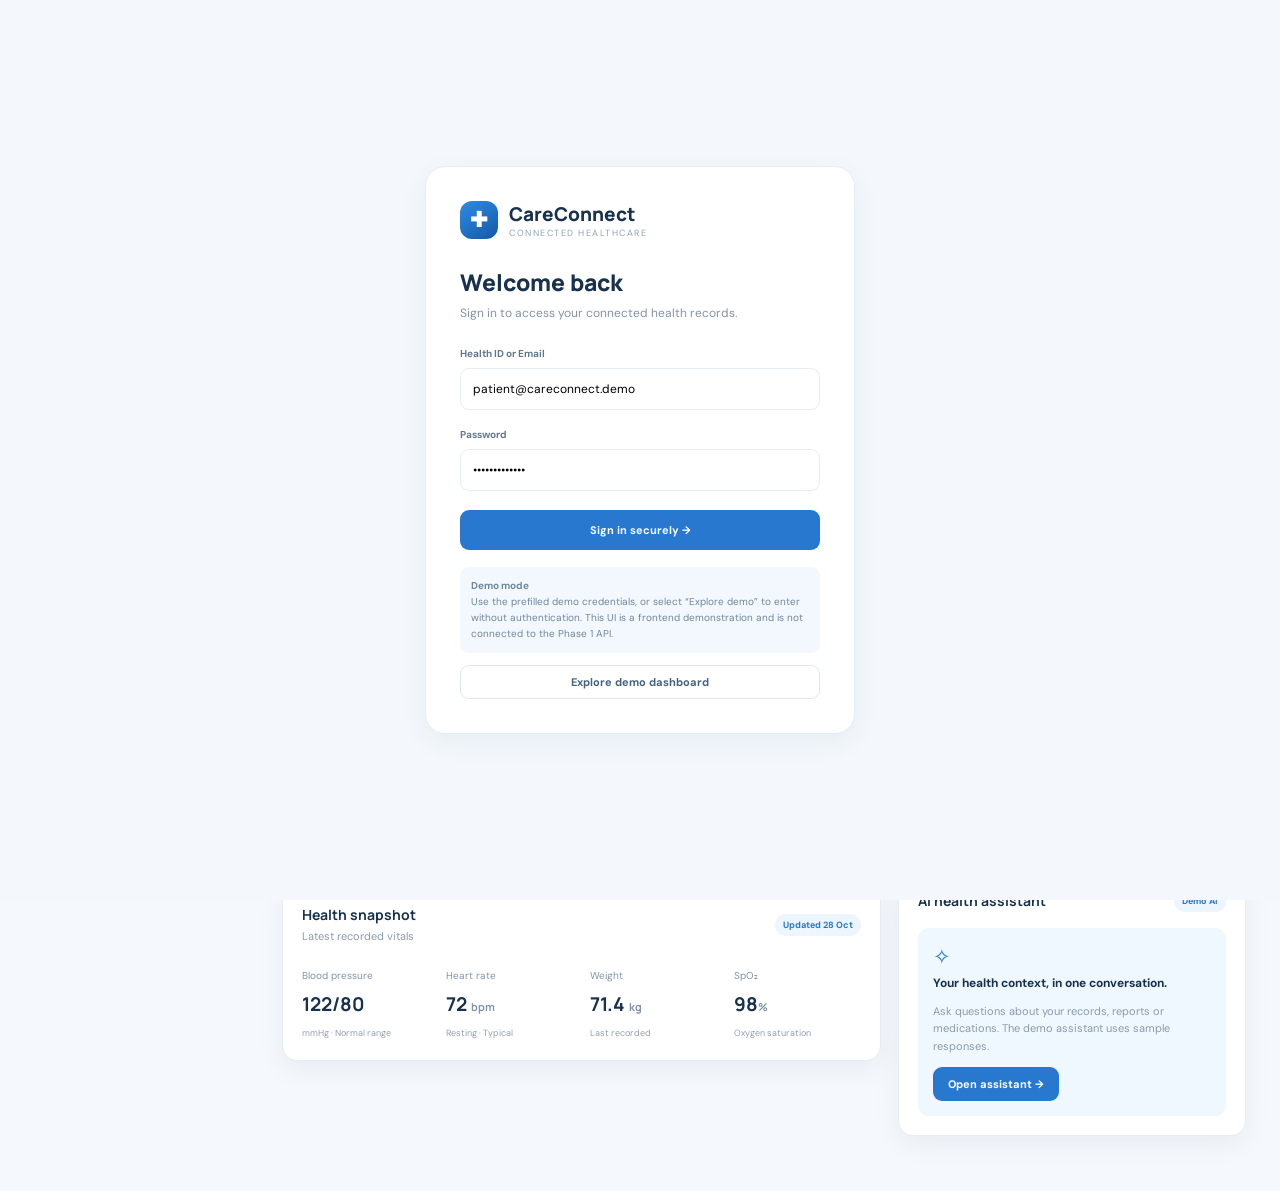
<file: CareConnect_Prototype.html>
<!doctype html>
<html lang="en">
<head>
<meta charset="utf-8"><meta name="viewport" content="width=device-width,initial-scale=1"><title>CareConnect — Connected Healthcare</title>
<style>
@import url('https://fonts.googleapis.com/css2?family=DM+Sans:wght@400;500;600;700&family=Manrope:wght@400;500;600;700;800&display=swap');
:root{--navy:#12345b;--blue:#2878d0;--cyan:#eaf5ff;--ink:#18324d;--muted:#71839a;--line:#e6edf4;--bg:#f5f8fc;--green:#15966a;--shadow:0 8px 28px rgba(24,57,92,.06)}*{box-sizing:border-box}body{margin:0;background:var(--bg);color:var(--ink);font-family:'DM Sans',sans-serif}button,input,select,textarea{font:inherit}button{cursor:pointer}.app{display:flex;min-height:100vh}.sidebar{width:248px;background:#fff;border-right:1px solid var(--line);padding:26px 16px;position:fixed;inset:0 auto 0 0;z-index:4;display:flex;flex-direction:column}.brand{display:flex;align-items:center;gap:11px;padding:0 12px 30px}.logo{width:38px;height:38px;background:linear-gradient(145deg,#2d8de5,#1657a5);border-radius:12px;color:white;display:grid;place-items:center;font-size:21px;font-weight:800}.brand b{font:800 18px Manrope;color:#173b61;letter-spacing:-.5px}.brand small{display:block;font-size:10px;color:#8ba0b7;letter-spacing:1.6px;margin-top:2px}.nav-label{font-size:10px;font-weight:700;letter-spacing:1.5px;color:#9aabba;padding:12px 13px 8px}.nav{display:grid;gap:5px}.nav button{border:0;background:transparent;color:#6c8095;text-align:left;padding:11px 13px;border-radius:10px;display:flex;gap:13px;align-items:center;font-size:13px;font-weight:600}.nav button:hover,.nav button.active{background:#edf6ff;color:#1e70c3}.nav .ico{width:19px;text-align:center;font-size:16px}.side-bottom{margin-top:auto}.help{background:#f1f7fd;border-radius:14px;padding:15px;margin:14px 4px}.help b{font-size:12px}.help p{font-size:11px;color:var(--muted);line-height:1.5}.help button{background:#fff;border:1px solid #d9e9f7;color:#2878d0;padding:8px 10px;border-radius:8px;font-size:11px;font-weight:700}.profile-mini{display:flex;align-items:center;gap:10px;padding:18px 8px 0;border-top:1px solid var(--line)}.avatar{width:36px;height:36px;border-radius:50%;background:#d9ebfb;color:#246eb6;display:grid;place-items:center;font-weight:700}.profile-mini b{font-size:12px}.profile-mini small{display:block;color:var(--muted);font-size:10px;margin-top:3px}.main{margin-left:248px;width:calc(100% - 248px)}.topbar{height:76px;background:#fff;border-bottom:1px solid var(--line);display:flex;align-items:center;justify-content:space-between;padding:0 34px;position:sticky;top:0;z-index:3}.crumb{font-size:12px;color:#8a9bad}.crumb b{color:#294967}.top-actions{display:flex;align-items:center;gap:18px}.icon-btn{border:1px solid var(--line);background:#fff;width:36px;height:36px;border-radius:10px;color:#68819a;position:relative}.dot{position:absolute;width:6px;height:6px;background:#e36a67;border-radius:50%;top:7px;right:7px}.content{padding:30px 34px 55px;max-width:1500px;margin:auto}.welcome{display:flex;justify-content:space-between;align-items:flex-start;margin-bottom:24px}.eyebrow{font-size:10px;font-weight:700;letter-spacing:1.5px;color:#3982c8;text-transform:uppercase}.welcome h1{font:800 25px Manrope;margin:7px 0 6px;letter-spacing:-.7px}.welcome p{margin:0;color:var(--muted);font-size:13px}.date{font-size:11px;color:#8193a7;background:white;border:1px solid var(--line);padding:10px 13px;border-radius:9px}.grid{display:grid;gap:17px}.stats{grid-template-columns:repeat(4,minmax(0,1fr));margin-bottom:19px}.card{background:#fff;border:1px solid var(--line);border-radius:15px;padding:19px;box-shadow:var(--shadow)}.stat{display:flex;justify-content:space-between;align-items:flex-start}.stat .symbol{width:37px;height:37px;border-radius:11px;background:#edf6ff;color:#2679c9;display:grid;place-items:center;font-size:17px}.stat small{color:#8192a4;font-size:11px}.stat h2{font:800 25px Manrope;margin:12px 0 4px}.trend{font-size:10px;color:var(--green)}.layout{grid-template-columns:minmax(0,1.55fr) minmax(280px,.9fr);align-items:start}.card-head{display:flex;justify-content:space-between;align-items:center;margin-bottom:16px}.card-head h3{font:700 14px Manrope;margin:0}.sub{font-size:11px;color:#899bad}.link{border:0;background:none;color:#2878d0;font-size:11px;font-weight:700}.health-banner{background:linear-gradient(105deg,#123e6b,#1e73b8);color:white;border:0;display:flex;align-items:center;justify-content:space-between;overflow:hidden;position:relative;margin-bottom:18px}.health-banner:after{content:'✚';position:absolute;font-size:150px;color:#ffffff0c;right:25%;top:-50px}.health-banner h3{font:700 17px Manrope;margin:7px 0}.health-banner p{font-size:11px;color:#d2e6f7;margin:0}.health-id{position:relative;z-index:1;text-align:right}.health-id small{color:#c2dff5;font-size:10px}.health-id b{display:block;font:700 15px Manrope;margin:6px 0}.health-id button{border:1px solid #ffffff55;background:#ffffff15;color:white;border-radius:7px;padding:6px 9px;font-size:10px}.record-list,.activity-list{display:grid;gap:0}.record-row,.activity-row{display:flex;align-items:center;gap:12px;padding:12px 0;border-bottom:1px solid #eff3f7}.record-row:last-child,.activity-row:last-child{border:0}.file-ico{width:35px;height:35px;border-radius:10px;background:#eff6fd;display:grid;place-items:center;color:#337ec1}.record-row b,.activity-row b{font-size:11px;display:block}.record-row small,.activity-row small{font-size:10px;color:#8a9bad;display:block;margin-top:4px}.tag{margin-left:auto;font-size:9px;font-weight:700;padding:5px 8px;border-radius:20px;background:#eaf7f1;color:#16855f;white-space:nowrap}.tag.blue{background:#edf5ff;color:#2878c7}.appointment{display:flex;gap:12px;padding:13px 0;border-bottom:1px solid #eff3f7}.appointment:last-child{border:0}.cal{width:43px;height:45px;border-radius:10px;background:#edf6ff;text-align:center;padding-top:5px;color:#2878c7}.cal b{font:800 16px Manrope;display:block}.cal small{font-size:9px}.appointment b{font-size:11px}.appointment p{font-size:10px;color:#8597a9;margin:4px 0}.appointment .time{font-size:10px;color:#397ebc;font-weight:700}.vitals{grid-template-columns:repeat(4,1fr);margin-top:18px}.vital small{font-size:10px;color:#8294a6}.vital b{display:block;font:700 19px Manrope;margin:7px 0 3px}.vital span{font-size:9px;color:#91a0ae}.page{display:none}.page.active{display:block}.toolbar{display:flex;gap:10px;align-items:center;margin:17px 0}.search{border:1px solid var(--line);border-radius:9px;background:white;padding:10px 12px;min-width:220px;outline:none;font-size:12px}.primary{border:0;border-radius:9px;background:#2878d0;color:white;padding:10px 15px;font-size:11px;font-weight:700}.secondary{border:1px solid #dce7f1;background:#fff;color:#45627f;border-radius:9px;padding:9px 13px;font-size:11px;font-weight:700}.table{width:100%;border-collapse:collapse;font-size:11px}.table th{text-align:left;color:#91a0ae;font-size:9px;letter-spacing:.7px;text-transform:uppercase;padding:12px 9px;border-bottom:1px solid var(--line)}.table td{padding:14px 9px;border-bottom:1px solid #eff3f7}.table tr:last-child td{border:0}.person{display:flex;align-items:center;gap:9px}.person .avatar{width:30px;height:30px;font-size:10px}.person b{font-size:11px}.muted{color:#8a9bad}.doctor-grid{grid-template-columns:repeat(3,minmax(0,1fr))}.doctor-card{text-align:center}.doctor-pic{width:58px;height:58px;margin:2px auto 10px;border-radius:18px;background:#e6f2fc;color:#2678c7;display:grid;place-items:center;font-size:22px}.doctor-card h4{font-size:12px;margin:0 0 4px}.doctor-card p{font-size:10px;color:#8294a6;margin:0 0 10px}.doctor-card .secondary{margin-top:10px}.assistant{display:grid;grid-template-columns:1fr 280px;gap:17px}.chatbox{height:440px;display:flex;flex-direction:column}.chatmessages{flex:1;overflow:auto;padding:6px 2px}.bubble{max-width:82%;padding:12px 14px;border-radius:12px;background:#f0f6fc;font-size:11px;line-height:1.6;margin:8px 0;color:#49627b}.bubble.me{margin-left:auto;background:#2878d0;color:white}.chatinput{display:flex;gap:8px;border-top:1px solid var(--line);padding-top:13px}.chatinput input{flex:1;min-width:0;border:1px solid var(--line);border-radius:9px;padding:11px;font-size:11px;outline:none}.notice{font-size:10px;color:#8798a9;line-height:1.55;background:#f7f9fb;padding:12px;border-radius:9px;margin-top:14px}.consent-row{display:flex;justify-content:space-between;align-items:center;padding:14px 0;border-bottom:1px solid #eff3f7;font-size:11px}.switch{width:34px;height:19px;border-radius:20px;background:#d8e2eb;position:relative;border:0}.switch:after{content:'';position:absolute;left:3px;top:3px;width:13px;height:13px;background:white;border-radius:50%;transition:.2s}.switch.on{background:#2878d0}.switch.on:after{left:18px}.modal-back{position:fixed;inset:0;background:#0d27435c;z-index:10;display:none;align-items:center;justify-content:center;padding:20px}.modal-back.show{display:flex}.modal{width:min(480px,100%);background:white;border-radius:16px;padding:23px;box-shadow:0 20px 70px #0c294455}.modal h3{font:700 17px Manrope;margin:0 0 6px}.modal p{font-size:11px;color:#8294a6;margin:0 0 18px}.field{display:grid;gap:6px;margin:12px 0}.field label{font-size:10px;color:#637b91;font-weight:700}.field input,.field select,.field textarea{width:100%;border:1px solid var(--line);border-radius:8px;padding:10px;font-size:11px;outline:none}.modal-actions{display:flex;justify-content:flex-end;gap:8px;margin-top:18px}.login{position:fixed;inset:0;background:#f4f8fc;z-index:20;display:flex;align-items:center;justify-content:center;padding:20px}.login-box{width:min(430px,100%);background:white;border:1px solid var(--line);border-radius:20px;padding:34px;box-shadow:var(--shadow)}.login-brand{display:flex;align-items:center;gap:11px;margin-bottom:27px}.login h1{font:800 23px Manrope;margin:0 0 7px}.login p{font-size:12px;color:#8294a6;margin:0 0 20px}.login input{width:100%;padding:12px;border:1px solid var(--line);border-radius:9px;margin:6px 0 12px;font-size:12px}.login label{font-size:10px;color:#60788f;font-weight:700}.login .primary{width:100%;padding:13px;margin-top:7px}.demo-hint{background:#f2f8fd;padding:11px;border-radius:9px;font-size:10px;color:#6f879d;margin-top:17px;line-height:1.6}.mobile-menu{display:none}
@media(max-width:1050px){.stats{grid-template-columns:repeat(2,1fr)}.vitals{grid-template-columns:repeat(2,1fr)}.doctor-grid{grid-template-columns:repeat(2,1fr)}}@media(max-width:760px){.sidebar{transform:translateX(-100%);transition:.2s}.sidebar.open{transform:translateX(0)}.main{margin-left:0;width:100%}.topbar{padding:0 17px;height:65px}.mobile-menu{display:inline-block}.content{padding:22px 16px 40px}.welcome{gap:12px}.welcome h1{font-size:21px}.date{display:none}.layout,.assistant{grid-template-columns:1fr}.doctor-grid{grid-template-columns:1fr 1fr}.toolbar{flex-wrap:wrap}.search{min-width:100%;width:100%}.table-wrap{overflow:auto}.table{min-width:650px}}
</style></head>
<body>
<div class="login" id="login"><div class="login-box"><div class="login-brand"><div class="logo">✚</div><div><b style="font:800 19px Manrope">CareConnect</b><small style="display:block;color:#91a3b5;font-size:9px;letter-spacing:1.5px">CONNECTED HEALTHCARE</small></div></div><h1>Welcome back</h1><p>Sign in to access your connected health records.</p><label>Health ID or Email</label><input id="loginId" value="patient@careconnect.demo" placeholder="Enter Health ID or email"><label>Password</label><input id="loginPass" type="password" value="Demo@12345678" placeholder="Enter password"><button class="primary" onclick="loginNow()">Sign in securely →</button><div class="demo-hint"><b>Demo mode</b><br>Use the prefilled demo credentials, or select “Explore demo” to enter without authentication. This UI is a frontend demonstration and is not connected to the Phase 1 API.</div><button class="secondary" style="width:100%;margin-top:12px" onclick="enterApp()">Explore demo dashboard</button></div></div>
<div class="app"><aside class="sidebar" id="sidebar"><div class="brand"><div class="logo">✚</div><div><b>CareConnect</b><small>CONNECTED HEALTHCARE</small></div></div><div class="nav-label">WORKSPACE</div><nav class="nav"><button class="active" data-page="dashboard"><span class="ico">▦</span> Overview</button><button data-page="records"><span class="ico">▤</span> Medical records</button><button data-page="appointments"><span class="ico">▣</span> Appointments</button><button data-page="doctors"><span class="ico">♙</span> Find a doctor</button><button data-page="assistant"><span class="ico">✧</span> AI health assistant</button></nav><div class="nav-label">ACCOUNT</div><nav class="nav"><button data-page="consent"><span class="ico">♧</span> Access & consent</button><button data-page="profile"><span class="ico">◎</span> My profile</button></nav><div class="side-bottom"><div class="help"><b>Need help?</b><p>Our care team is here to help you navigate your health journey.</p><button onclick="toast('Support centre is a demo feature.')">Visit support centre</button></div><div class="profile-mini"><div class="avatar">AS</div><div><b>Arjun Sharma</b><small>Patient account</small></div></div></div></aside>
<main class="main"><header class="topbar"><div style="display:flex;align-items:center;gap:13px"><button class="icon-btn mobile-menu" onclick="document.getElementById('sidebar').classList.toggle('open')">☰</button><div class="crumb">Workspace&nbsp; / &nbsp;<b id="crumb">Overview</b></div></div><div class="top-actions"><span class="sub">Sunday, 1 November 2026</span><button class="icon-btn" onclick="toast('You are all caught up!')">♧<i class="dot"></i></button><div class="avatar">AS</div></div></header>
<div class="content">
<section class="page active" id="dashboard"><div class="welcome"><div><div class="eyebrow">YOUR HEALTH, CONNECTED</div><h1>Good afternoon, Arjun 👋</h1><p>Here’s your health overview and what needs your attention.</p></div><div class="date">◷ &nbsp; Sunday, 1 November 2026</div></div>
<div class="card health-banner"><div><div class="eyebrow" style="color:#a9d8ff">YOUR DIGITAL HEALTH ID</div><h3>One identity. Your complete health story.</h3><p>Your records, consultations and care — connected in one secure place.</p></div><div class="health-id"><small>CARECONNECT ID</small><b>CC-4827-1936-K</b><button onclick="copyId()">▣ &nbsp; Copy Health ID</button></div></div>
<div class="grid stats"><div class="card"><div class="stat"><small>Medical records</small><div class="symbol">▤</div></div><h2>24</h2><span class="trend">↗ 3 added this month</span></div><div class="card"><div class="stat"><small>Consultations</small><div class="symbol">♙</div></div><h2>08</h2><span class="sub">Across 3 providers</span></div><div class="card"><div class="stat"><small>Upcoming visits</small><div class="symbol">▣</div></div><h2>02</h2><span class="trend">Next visit in 3 days</span></div><div class="card"><div class="stat"><small>Active medications</small><div class="symbol">✚</div></div><h2>03</h2><span class="sub">1 review due soon</span></div></div>
<div class="grid layout"><div><div class="card"><div class="card-head"><div><h3>Recent medical records</h3><span class="sub">Your latest health documents</span></div><button class="link" onclick="go('records')">View all →</button></div><div class="record-list" id="recentRecords"></div></div><div class="card" style="margin-top:17px"><div class="card-head"><div><h3>Health snapshot</h3><span class="sub">Latest recorded vitals</span></div><span class="tag blue">Updated 28 Oct</span></div><div class="grid vitals"><div class="vital"><small>Blood pressure</small><b>122/80</b><span>mmHg · Normal range</span></div><div class="vital"><small>Heart rate</small><b>72 <small style="font-size:11px">bpm</small></b><span>Resting · Typical</span></div><div class="vital"><small>Weight</small><b>71.4 <small style="font-size:11px">kg</small></b><span>Last recorded</span></div><div class="vital"><small>SpO₂</small><b>98<small style="font-size:11px">%</small></b><span>Oxygen saturation</span></div></div></div></div>
<div><div class="card"><div class="card-head"><div><h3>Upcoming appointments</h3><span class="sub">Your care schedule</span></div><button class="link" onclick="go('appointments')">See all →</button></div><div id="upcomingList"></div><button class="secondary" style="width:100%;margin-top:10px" onclick="openModal('appointment')">＋ Book an appointment</button></div><div class="card" style="margin-top:17px"><div class="card-head"><h3>AI health assistant</h3><span class="tag blue">Demo AI</span></div><div style="background:#eff7ff;border-radius:11px;padding:15px"><div style="font-size:21px;color:#2878d0">✧</div><b style="font-size:12px">Your health context, in one conversation.</b><p class="sub" style="line-height:1.6">Ask questions about your records, reports or medications. The demo assistant uses sample responses.</p><button class="primary" onclick="go('assistant')">Open assistant →</button></div></div></div></div></section>
<section class="page" id="records"><div class="welcome"><div><div class="eyebrow">YOUR HEALTH HISTORY</div><h1>Medical records</h1><p>All your health information, organized in one timeline.</p></div><button class="primary" onclick="openModal('record')">＋ Add record</button></div><div class="toolbar"><input class="search" id="recordSearch" placeholder="Search records, hospital or diagnosis…" oninput="renderRecords()"><select class="search" id="recordType" onchange="renderRecords()"><option value="all">All record types</option><option>Prescription</option><option>Lab report</option><option>Consultation</option><option>Imaging</option></select></div><div class="card table-wrap"><table class="table"><thead><tr><th>RECORD</th><th>PROVIDER</th><th>DATE</th><th>TYPE</th><th>STATUS</th><th></th></tr></thead><tbody id="recordsBody"></tbody></table></div></section>
<section class="page" id="appointments"><div class="welcome"><div><div class="eyebrow">YOUR CARE SCHEDULE</div><h1>Appointments</h1><p>Manage upcoming visits and review your care history.</p></div><button class="primary" onclick="openModal('appointment')">＋ Book appointment</button></div><div class="card"><div class="card-head"><h3>Upcoming appointments</h3><span class="tag blue">2 scheduled</span></div><div id="appointmentRows"></div></div><div class="card" style="margin-top:17px"><div class="card-head"><h3>Past appointments</h3></div><div class="activity-row"><div class="file-ico">✓</div><div><b>General consultation · Dr. Meera Nair</b><small>City Care Clinic · 12 October 2026</small></div><span class="tag">Completed</span></div><div class="activity-row"><div class="file-ico">✓</div><div><b>Blood test review · Dr. R. Verma</b><small>Raipur Diagnostics · 28 September 2026</small></div><span class="tag">Completed</span></div></div></section>
<section class="page" id="doctors"><div class="welcome"><div><div class="eyebrow">CARE, WITH THE RIGHT EXPERT</div><h1>Find a doctor</h1><p>Discover specialists and explore care options near you.</p></div></div><div class="toolbar"><input class="search" id="doctorSearch" placeholder="Search doctor or specialization…" oninput="filterDoctors()"><select class="search"><option>All locations</option><option>Raipur</option><option>Delhi</option></select><select class="search"><option>All specialities</option><option>Orthopedics</option><option>Cardiology</option></select></div><div class="grid doctor-grid" id="doctorGrid"></div></section>
<section class="page" id="assistant"><div class="welcome"><div><div class="eyebrow">CONTEXT-AWARE HEALTH SUPPORT</div><h1>AI health assistant</h1><p>Understand your health information with help from an AI-guided experience.</p></div><span class="tag blue">Demo mode</span></div><div class="assistant"><div class="card chatbox"><div class="card-head"><div><h3>CareConnect Assistant</h3><span class="sub">Sample patient context · Arjun Sharma</span></div><span class="tag">● Available</span></div><div class="chatmessages" id="chatmessages"><div class="bubble">Hi Arjun! I can help explain your medical records, summarize reports and guide you on what to discuss with your doctor. What would you like to understand today?</div><div class="bubble">I can see sample records in this demo, including a previous orthopedic consultation and recent vitals. I won't make a diagnosis.</div></div><div class="chatinput"><input id="chatInput" placeholder="Ask about your health records…" onkeydown="if(event.key==='Enter')sendChat()"><button class="primary" onclick="sendChat()">Send ↑</button></div></div><div><div class="card"><h3 style="font:700 13px Manrope;margin:0 0 13px">Your connected context</h3><div class="consent-row"><span>Medical history</span><span class="tag">4 items</span></div><div class="consent-row"><span>Current medicines</span><span class="tag">3 active</span></div><div class="consent-row"><span>Recent vitals</span><span class="tag">4 readings</span></div><div class="consent-row"><span>Allergies</span><span class="tag blue">No data</span></div><div class="notice">Demo limitation: these are synthetic records and scripted responses. No real AI model or clinical decision-support system is connected.</div></div><div class="card" style="margin-top:15px"><h3 style="font:700 13px Manrope;margin:0 0 10px">Try asking</h3><button class="link" style="display:block;padding:7px 0" onclick="ask('Can you summarize my recent medical records?')">Summarize my recent records</button><button class="link" style="display:block;padding:7px 0" onclick="ask('Explain my blood pressure reading.')">Explain my blood pressure</button><button class="link" style="display:block;padding:7px 0" onclick="ask('What should I ask my doctor at my next visit?')">Prepare for my next visit</button></div></div></div><div class="notice">Medical safety: CareConnect AI is not a doctor and cannot diagnose or replace professional medical care. If you have severe or rapidly worsening symptoms, seek urgent medical help.</div></section>
<section class="page" id="consent"><div class="welcome"><div><div class="eyebrow">YOU ARE IN CONTROL</div><h1>Access & consent</h1><p>Manage who can access your medical information.</p></div></div><div class="card"><div class="card-head"><div><h3>Active access permissions</h3><span class="sub">Demo permissions shown for illustration</span></div></div><div class="consent-row"><div><b>Dr. Meera Nair</b><div class="sub">City Care Clinic · Orthopedics · Records + prescriptions</div></div><button class="switch on" onclick="toggleAccess(this)"></button></div><div class="consent-row"><div><b>Raipur Diagnostics</b><div class="sub">Lab reports · Until 15 November 2026</div></div><button class="switch on" onclick="toggleAccess(this)"></button></div><div class="consent-row"><div><b>Delhi Multispeciality Hospital</b><div class="sub">No active permission</div></div><button class="switch" onclick="toggleAccess(this)"></button></div></div><div class="card" style="margin-top:17px"><div class="card-head"><h3>Recent access history</h3><span class="tag blue">Audit preview</span></div><div class="activity-row"><div class="file-ico">◷</div><div><b>Dr. Meera Nair viewed consultation summary</b><small>28 October 2026 · 11:42 AM · Authorized access</small></div></div><div class="activity-row"><div class="file-ico">◷</div><div><b>Raipur Diagnostics uploaded a lab report</b><small>22 October 2026 · 09:18 AM · Provider upload</small></div></div><div class="notice">Switches are illustrative only. Real consent grants, revocation and immutable access logs require backend integration.</div></div></section>
<section class="page" id="profile"><div class="welcome"><div><div class="eyebrow">YOUR DIGITAL IDENTITY</div><h1>My profile</h1><p>Review your personal information and emergency contact.</p></div><button class="primary" onclick="toast('Profile editing is available in this demo soon.')">Edit profile</button></div><div class="card" style="max-width:760px"><div style="display:flex;align-items:center;gap:15px;padding-bottom:20px;border-bottom:1px solid var(--line)"><div class="avatar" style="width:55px;height:55px;font-size:18px">AS</div><div><h3 style="margin:0 0 5px;font:700 15px Manrope">Arjun Sharma</h3><span class="sub">Patient · CareConnect ID: CC-4827-1936-K</span></div></div><div class="grid" style="grid-template-columns:1fr 1fr;gap:20px;padding-top:20px"><div><span class="sub">Date of birth</span><b style="display:block;font-size:12px;margin-top:5px">14 March 1998</b></div><div><span class="sub">Gender</span><b style="display:block;font-size:12px;margin-top:5px">Male</b></div><div><span class="sub">Email</span><b style="display:block;font-size:12px;margin-top:5px">arjun.sharma@example.com</b></div><div><span class="sub">Phone</span><b style="display:block;font-size:12px;margin-top:5px">+91 98XXX XX210</b></div><div><span class="sub">Address</span><b style="display:block;font-size:12px;margin-top:5px">Raipur, Chhattisgarh, India</b></div><div><span class="sub">Emergency contact</span><b style="display:block;font-size:12px;margin-top:5px">Priya Sharma · +91 98XXX XX111</b></div></div></div></section>
</div></main></div>
<div class="modal-back" id="modal"><div class="modal"><h3 id="modalTitle">Add record</h3><p id="modalDesc">Add an item to your demo health timeline.</p><div id="modalFields"></div><div class="modal-actions"><button class="secondary" onclick="closeModal()">Cancel</button><button class="primary" onclick="saveModal()">Save</button></div></div></div><div id="toast" style="position:fixed;bottom:22px;right:22px;background:#173d63;color:white;padding:12px 17px;border-radius:10px;font-size:11px;box-shadow:var(--shadow);opacity:0;pointer-events:none;transition:.2s;z-index:30"></div>
<script>
const records=[{name:'Complete Blood Count (CBC)',provider:'Raipur Diagnostics',date:'28 Oct 2026',type:'Lab report',status:'Reviewed',icon:'▧'},{name:'Orthopedic Consultation',provider:'City Care Clinic · Dr. Meera Nair',date:'24 Oct 2026',type:'Consultation',status:'Available',icon:'♙'},{name:'Vitamin D & B12 Panel',provider:'Raipur Diagnostics',date:'22 Oct 2026',type:'Lab report',status:'Reviewed',icon:'▧'},{name:'Pain management prescription',provider:'City Care Clinic',date:'24 Oct 2026',type:'Prescription',status:'Active',icon:'✚'},{name:'Lumbar spine X-ray',provider:'Central Imaging Centre',date:'12 Aug 2026',type:'Imaging',status:'Available',icon:'▣'},{name:'General health prescription',provider:'Dr. R. Verma',date:'12 Oct 2026',type:'Prescription',status:'Completed',icon:'✚'}];
let appointments=[{day:'04',month:'NOV',name:'Dr. Meera Nair',spec:'Orthopedics · City Care Clinic',time:'10:30 AM',status:'Confirmed'},{day:'08',month:'NOV',name:'Dr. R. Verma',spec:'General Medicine · Sunrise Hospital',time:'04:00 PM',status:'Confirmed'}];
const doctors=[['Dr. Meera Nair','Orthopedics','City Care Clinic · Raipur','12 years','₹600','MN'],['Dr. Rohan Verma','General Medicine','Sunrise Hospital · Raipur','9 years','₹450','RV'],['Dr. Ananya Kapoor','Cardiology','Metro Heart Centre · Raipur','15 years','₹900','AK'],['Dr. Kabir Sethi','Neurology','AI Neuro Clinic · Raipur','11 years','₹800','KS'],['Dr. Sana Khan','Dermatology','SkinWell Clinic · Raipur','8 years','₹500','SK'],['Dr. Vivek Rao','Gastroenterology','City Care Clinic · Raipur','13 years','₹700','VR']];
function enterApp(){document.getElementById('login').style.display='none'}function loginNow(){if(!document.getElementById('loginId').value||!document.getElementById('loginPass').value){toast('Enter your demo credentials.');return}enterApp();toast('Demo session started. No backend authentication was called.')}
function go(id){document.querySelectorAll('.page').forEach(p=>p.classList.toggle('active',p.id===id));document.querySelectorAll('.nav button').forEach(b=>b.classList.toggle('active',b.dataset.page===id));document.getElementById('crumb').textContent=({dashboard:'Overview',records:'Medical records',appointments:'Appointments',doctors:'Find a doctor',assistant:'AI health assistant',consent:'Access & consent',profile:'My profile'})[id];document.getElementById('sidebar').classList.remove('open');window.scrollTo(0,0)}document.querySelectorAll('.nav button').forEach(b=>b.addEventListener('click',()=>go(b.dataset.page)));
function recordHtml(r){return `<div class="record-row"><div class="file-ico">${r.icon}</div><div><b>${r.name}</b><small>${r.provider} · ${r.date}</small></div><span class="tag blue">${r.type}</span></div>`}function renderRecent(){document.getElementById('recentRecords').innerHTML=records.slice(0,4).map(recordHtml).join('')}function renderRecords(){let q=(document.getElementById('recordSearch')?.value||'').toLowerCase(),t=document.getElementById('recordType')?.value||'all';let arr=records.filter(r=>(t==='all'||r.type===t)&&[r.name,r.provider,r.type].join(' ').toLowerCase().includes(q));document.getElementById('recordsBody').innerHTML=arr.map(r=>`<tr><td><div class="person"><div class="file-ico">${r.icon}</div><b>${r.name}</b></div></td><td>${r.provider}</td><td>${r.date}</td><td><span class="tag blue">${r.type}</span></td><td><span class="tag">${r.status}</span></td><td><button class="link" onclick="toast('Record preview is a demo feature.')">View</button></td></tr>`).join('')||'<tr><td colspan="6" class="muted">No matching records found.</td></tr>'}
function apptHtml(a){return `<div class="appointment"><div class="cal"><b>${a.day}</b><small>${a.month}</small></div><div style="flex:1"><b>${a.name}</b><p>${a.spec}</p><span class="time">◷ ${a.time}</span></div><span class="tag">${a.status}</span></div>`}function renderAppointments(){document.getElementById('upcomingList').innerHTML=appointments.slice(0,2).map(apptHtml).join('')||'<p class="sub">No upcoming appointments.</p>';document.getElementById('appointmentRows').innerHTML=appointments.map(a=>apptHtml(a)).join('')}
function renderDoctors(){document.getElementById('doctorGrid').innerHTML=doctors.map(d=>`<div class="card doctor-card" data-search="${d.join(' ').toLowerCase()}"><div class="doctor-pic">${d[5]}</div><h4>${d[0]}</h4><p>${d[1]}</p><div class="sub">${d[2]}</div><div style="font-size:10px;color:#6c8297;margin-top:9px">${d[3]} experience · ${d[4]}</div><button class="secondary" onclick="bookDoctor('${d[0]}')">View & book</button></div>`).join('')}function filterDoctors(){let q=document.getElementById('doctorSearch').value.toLowerCase();document.querySelectorAll('.doctor-card').forEach(c=>c.style.display=c.dataset.search.includes(q)?'':'none')}
let modalType='';function openModal(type,doctor=''){modalType=type;let title=type==='appointment'?'Book an appointment':'Add a medical record';document.getElementById('modalTitle').textContent=title;document.getElementById('modalDesc').textContent=type==='appointment'?'Choose a provider and preferred appointment date.':'Add a document to your local demo timeline.';document.getElementById('modalFields').innerHTML=type==='appointment'?`<div class="field"><label>Doctor / specialist</label><select id="f1">${doctors.map(d=>`<option ${d[0]===doctor?'selected':''}>${d[0]}</option>`).join('')}</select></div><div class="field"><label>Appointment date</label><input id="f2" type="date" value="2026-11-12"></div><div class="field"><label>Preferred time</label><select id="f3"><option>10:00 AM</option><option>10:30 AM</option><option>11:00 AM</option><option>04:00 PM</option></select></div>`:`<div class="field"><label>Record title</label><input id="f1" placeholder="e.g. Lipid profile report"></div><div class="field"><label>Provider</label><input id="f2" placeholder="Hospital or clinic name"></div><div class="field"><label>Record type</label><select id="f3"><option>Lab report</option><option>Prescription</option><option>Consultation</option><option>Imaging</option></select></div>`;document.getElementById('modal').classList.add('show')}function bookDoctor(n){openModal('appointment',n)}function closeModal(){document.getElementById('modal').classList.remove('show')}function saveModal(){let a=document.getElementById('f1').value,b=document.getElementById('f2').value,c=document.getElementById('f3').value;if(!a||!b){toast('Please complete the required fields.');return}if(modalType==='appointment'){let d=new Date(b+'T00:00:00');appointments.push({day:String(d.getDate()).padStart(2,'0'),month:d.toLocaleString('en',{month:'short'}).toUpperCase(),name:a,spec:'Consultation · Demo provider',time:c,status:'Pending'});renderAppointments();toast('Demo appointment added. No real booking was made.')}else{records.unshift({name:a,provider:b,date:'01 Nov 2026',type:c,status:'Added',icon:'▤'});renderRecent();renderRecords();toast('Record added to this demo session.')}closeModal()}
function sendChat(){let i=document.getElementById('chatInput'),v=i.value.trim();if(!v)return;let box=document.getElementById('chatmessages');box.innerHTML+=`<div class="bubble me">${escapeHtml(v)}</div>`;i.value='';let answer='I can help you understand the information in your records, but I cannot diagnose a condition. Please share the specific report or reading you want explained, and discuss any treatment decisions with your doctor.';let q=v.toLowerCase();if(q.includes('blood pressure'))answer='Your latest sample blood pressure is 122/80 mmHg. A single reading does not establish a diagnosis; interpretation depends on repeated measurements and your clinical context. If you are concerned, discuss the trend with your healthcare professional.';else if(q.includes('summar'))answer='Your sample record timeline includes a CBC and Vitamin D/B12 lab panel from October, an orthopedic consultation on 24 October, and a lumbar spine X-ray from August. The dashboard also shows sample vitals recorded on 28 October. These are synthetic demo entries.';else if(q.includes('doctor')||q.includes('next visit'))answer='For your next orthopedic visit, consider asking about the working diagnosis, what symptoms should prompt urgent care, the purpose and duration of each medicine, activity modifications, and when to follow up. Bring your previous imaging and prescriptions.';setTimeout(()=>{box.innerHTML+=`<div class="bubble">${answer}</div>`;box.scrollTop=box.scrollHeight},350);box.scrollTop=box.scrollHeight}function ask(q){document.getElementById('chatInput').value=q;sendChat()}function escapeHtml(s){return s.replace(/[&<>"']/g,c=>({'&':'&amp;','<':'&lt;','>':'&gt;','"':'&quot;',"'":'&#39;'}[c]))}function toggleAccess(el){el.classList.toggle('on');toast('Demo permission display updated. Backend access was not changed.')}function copyId(){navigator.clipboard?.writeText('CC-4827-1936-K');toast('Health ID copied (if clipboard access is available).')}let toastTimer;function toast(s){let t=document.getElementById('toast');t.textContent=s;t.style.opacity=1;clearTimeout(toastTimer);toastTimer=setTimeout(()=>t.style.opacity=0,2600)}renderRecent();renderRecords();renderAppointments();renderDoctors();
</script></body></html>
</file>
